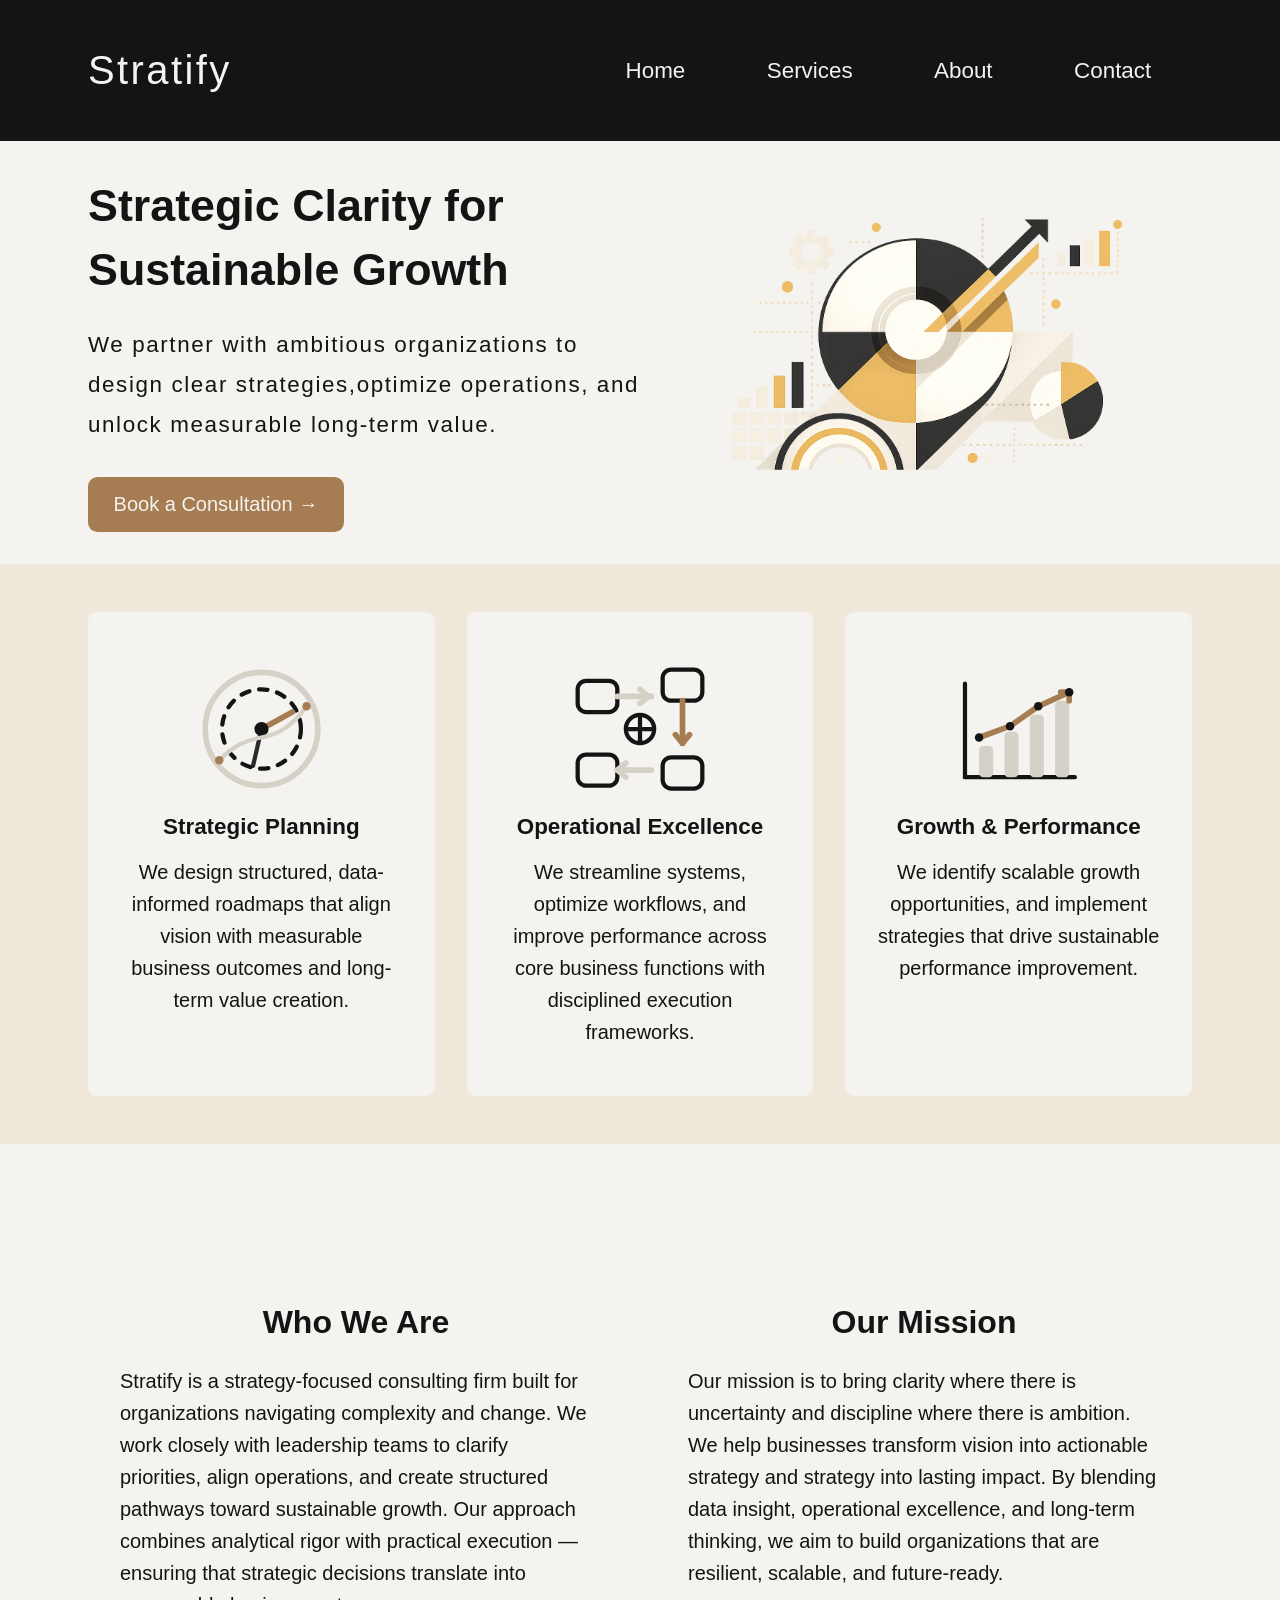
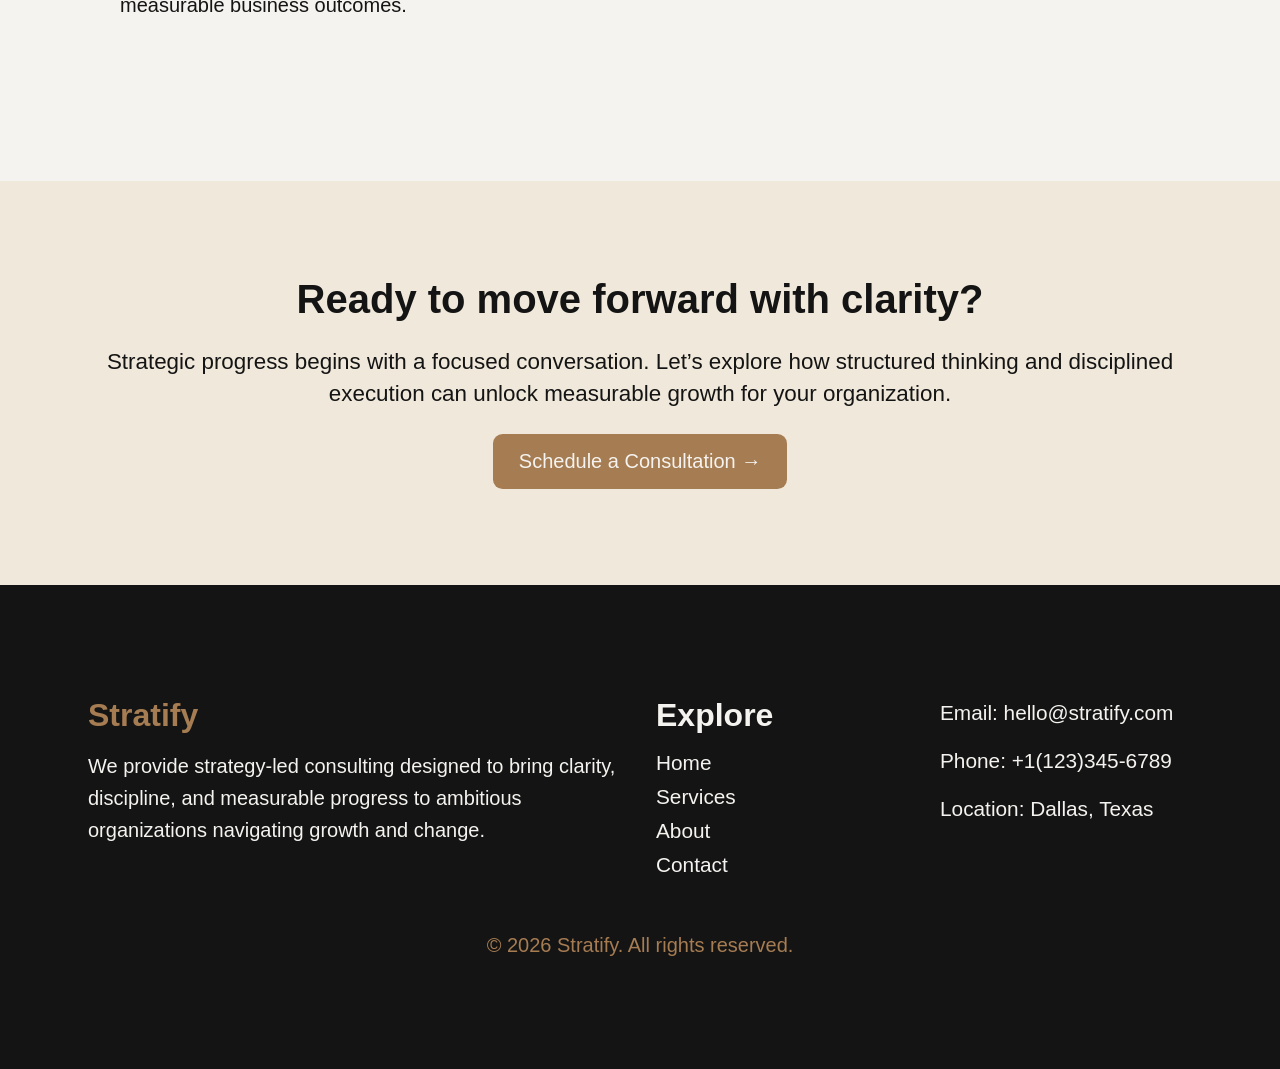
<file: index.html>
<!DOCTYPE html>
<html lang="en">
    <head>
        <title>Stratify</title>
        <meta charset="UTF-8">
        <meta name="author" content="Hasini Priya">
        <meta name="description" content="Stratify is a modern consulting firm helping businesses grow through strategic planning, operational excellence, and data-driven insights.">
        <meta name="viewport" content="width=device-width, initial-scale=1.0">
        
        <!-- Open Graph -->
        <meta property="og:title" content="Stratify — Strategic Consulting for Modern Businesses">
        <meta property="og:description" content="Stratify helps businesses scale through strategic planning, operational efficiency, and data-driven consulting solutions.">
        <meta property="og:image" content="https://example.com/assets/og-stratify.jpg">
        <meta property="og:url" content="https://example.com/">
        <meta property="og:type" content="website">

        <!-- Stylesheet -->
        <link rel="stylesheet" href="styles.css">
    </head>
    <body>
        <!-- Header Section -->
        <header>
            <div class="container flex header-container">
                <h1 class="text-xl logo">Stratify</h1>
                <!-- Navigation Bar -->
                <nav>
                    <ul class="flex text-md">
                        <li><a href="index.html">Home</a></li>
                        <li><a href="services.html">Services</a></li>
                        <li><a href="about.html">About</a></li>
                        <li><a href="contact.html">Contact</a></li>
                    </ul>
                </nav>
            </div>
        </header>

        <!-- Hero Section -->
        <main class="hero-main">
            <div class="container flex hero-container">
                <div class="hero-left-section">
                    <h2 class="text-xxl">Strategic Clarity for Sustainable Growth</h2>
                    <p class="text-md"> We partner with ambitious organizations to design clear strategies,optimize operations, and unlock measurable long-term value.
                    </p>
                    <button class="btn btn-accent text-sm">Book a Consultation &rarr;</button>
                </div>
                <div class="hero-right-section">
                    <img src="images/hero-img.png" alt="Hero Abstract Image">
                </div>
            </div>
        </main>

        <!-- Highlights Section -->
        <section class="highlights-section">
            <div class="container highlights-container">
                <div class="highlights-card flex">
                    <img src="images/strategy.svg" alt="Strategy Image">
                    <h3 class="text-md">Strategic Planning</h3>
                    <p class="text-sm">We design structured, data-informed roadmaps that align vision with measurable business outcomes and long-term value creation.</p>
                </div>
                <div class="highlights-card flex">
                    <img src="images/operations.svg" alt="Operations Image">
                    <h3 class="text-md">Operational Excellence</h3>
                    <p class="text-sm">We streamline systems, optimize workflows, and improve performance across core business functions with disciplined execution frameworks.</p>
                </div>
                <div class="highlights-card flex">
                    <img src="images/growth.svg" alt="Growth Image">
                    <h3 class="text-md">Growth & Performance</h3>
                    <p class="text-sm">We identify scalable growth opportunities, and implement strategies that drive sustainable performance improvement.</p>
                </div>
            </div>
        </section>

        <!-- About Section -->
        <section class="about-section">
            <div class="container about-container">
                <div class="about-card">
                    <h3 class="text-lg">Who We Are</h3>
                    <p class="text-sm">Stratify is a strategy-focused consulting firm built for organizations navigating complexity and change. We work closely with leadership teams to clarify priorities, align operations, and create structured pathways toward sustainable growth.
                
                    Our approach combines analytical rigor with practical execution — ensuring that strategic decisions translate into measurable business outcomes.
                    </p>
                </div>
                <div class="about-card">
                    <h3 class="text-lg">Our Mission</h3>
                    <p class="text-sm">Our mission is to bring clarity where there is uncertainty and discipline where there is ambition. We help businesses transform vision into actionable strategy and strategy into lasting impact.
                    
                    By blending data insight, operational excellence, and long-term thinking, we aim to build organizations that are resilient, scalable, and future-ready.</p>
                </div>
            </div>
        </section>

        <!-- Action Section -->
        <section class="action-section">
            <div class="container action-container">
                <h2 class="text-xl">Ready to move forward with clarity?</h2>
                <p class="text-md">Strategic progress begins with a focused conversation. Let’s explore how structured thinking and disciplined execution can unlock measurable growth for your organization.</p>
                <button class="btn btn-accent text-sm">Schedule a Consultation &rarr;</button>
            </div>
        </section>

        <!-- Footer Section-->
        <footer>
            <div class="container footer-container">
                <div class="footer-about">
                    <h2 class="text-lg">Stratify</h2>
                    <p class="text-sm">We provide strategy-led consulting designed to bring clarity, discipline, and measurable progress to ambitious organizations navigating growth and change.</p>
                </div>
                <div class="footer-links">
                    <h2 class="text-lg">Explore</h2>
                    <ul class="flex text-md">
                        <li><a href="index.html">Home</a></li>
                        <li><a href="services.html">Services</a></li>
                        <li><a href="about.html">About</a></li>
                        <li><a href="contact.html">Contact</a></li>
                    </ul>
                </div>
                <div class="footer-contact">
                    <p>Email:<a href="mailto:hello@stratify.co"> hello@stratify.com</a></p>
                    <p>Phone: +1(123)345-&NoBreak;6789</p>
                    <p>Location: Dallas, Texas</p>
                </div>
                <div class="footer-rights">
                    <p class="text-sm">&copy; 2026 Stratify. All rights reserved.</p>
                </div>
            </div>
        </footer>
    </body>
</html>
</file>
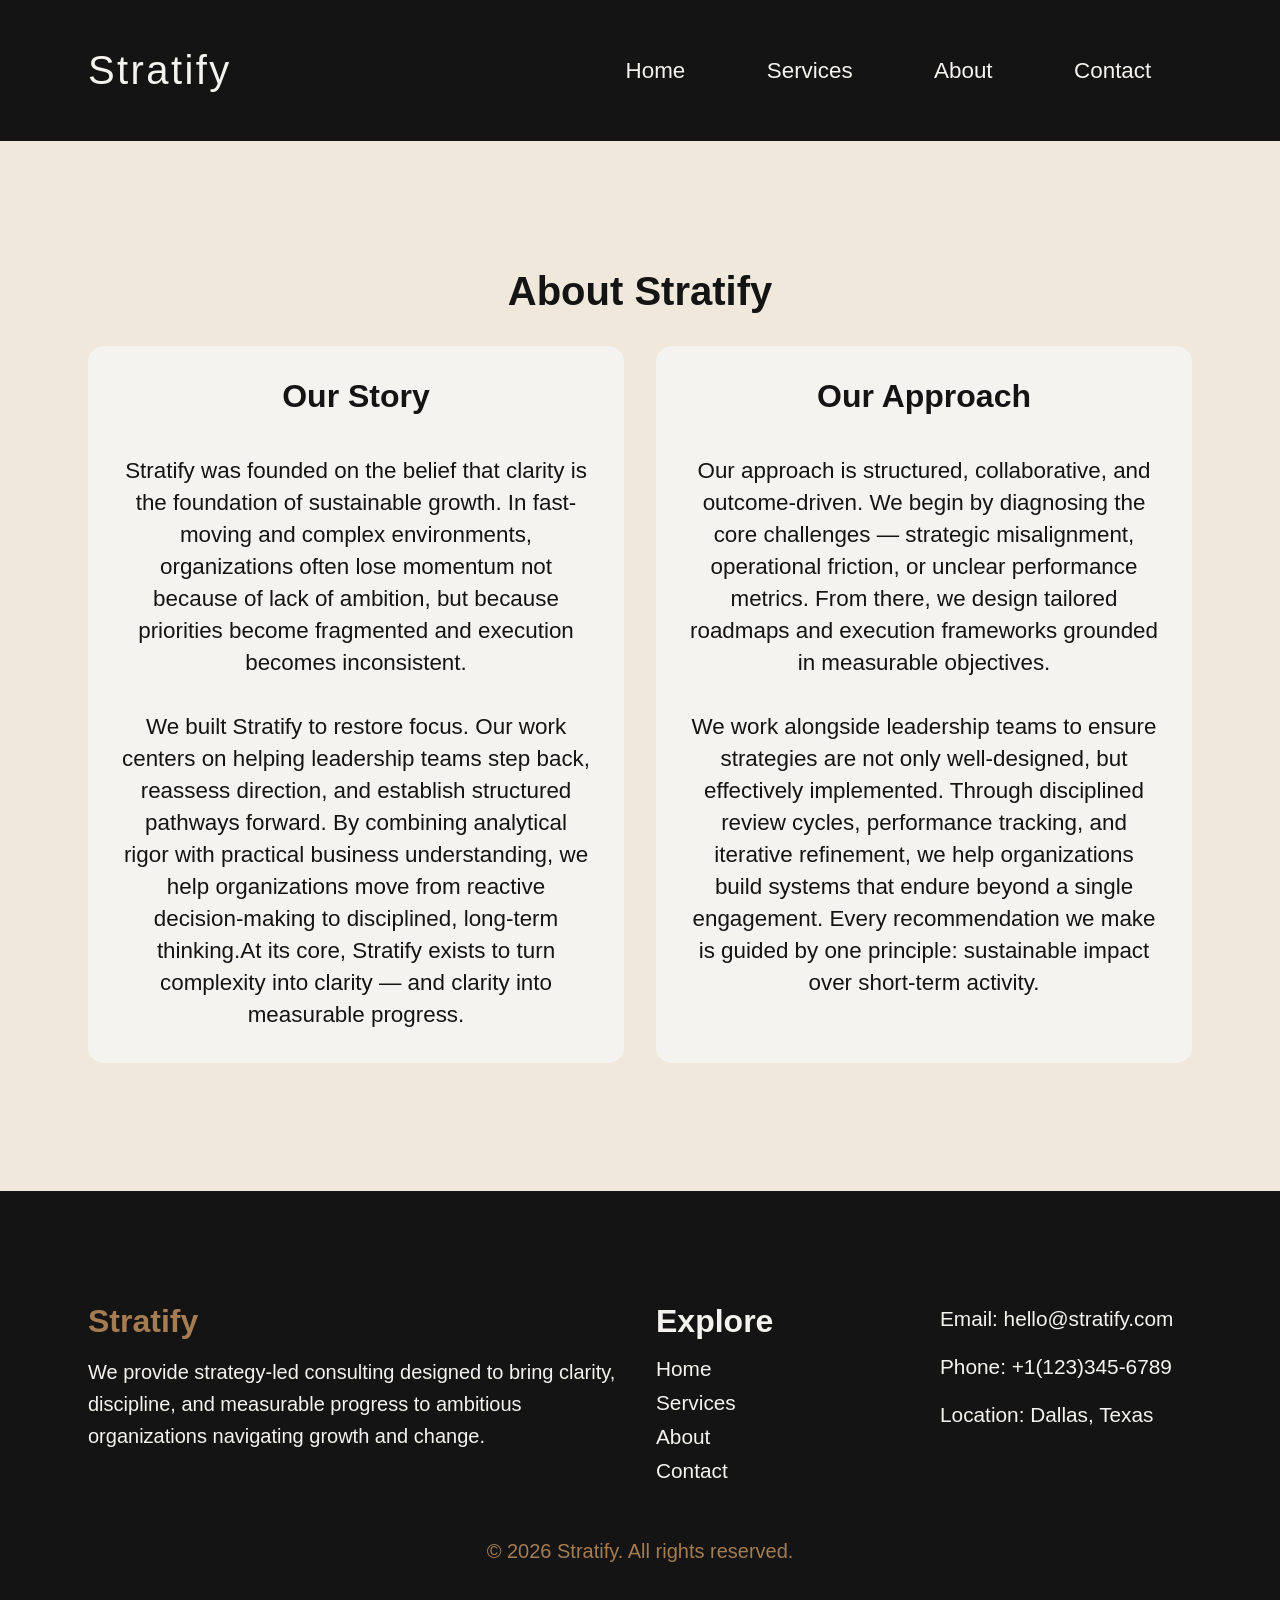
<file: about.html>
<!DOCTYPE html>
<html lang="en">
    <head>
        <title>Stratify</title>
        <meta charset="UTF-8">
        <meta name="author" content="Hasini Priya">
        <meta name="description" content="Stratify is a modern consulting firm helping businesses grow through strategic planning, operational excellence, and data-driven insights.">
        <meta name="viewport" content="width=device-width, initial-scale=1.0">
        
        <!-- Open Graph -->
        <meta property="og:title" content="Stratify — Strategic Consulting for Modern Businesses">
        <meta property="og:description" content="Stratify helps businesses scale through strategic planning, operational efficiency, and data-driven consulting solutions.">
        <meta property="og:image" content="https://example.com/assets/og-stratify.jpg">
        <meta property="og:url" content="https://example.com/">
        <meta property="og:type" content="website">

        <!-- Stylesheet -->
        <link rel="stylesheet" href="styles.css">
    </head>
    <body>
        <!-- Header Section -->
        <header>
            <div class="container flex header-container">
                <h1 class="text-xl logo">Stratify</h1>
                <!-- Navigation Bar -->
                <nav>
                    <ul class="flex text-md">
                        <li><a href="index.html">Home</a></li>
                        <li><a href="services.html">Services</a></li>
                        <li><a href="about.html">About</a></li>
                        <li><a href="contact.html">Contact</a></li>
                    </ul>
                </nav>
            </div>
        </header>

        <!-- Main Section -->
        <main class="about-main">
            <div class="container main-container">
                <h2 class="text-xl">About Stratify</h2>
                <div class="main-grid">
                    <div class="main-grid-card">
                        <h3 class="text-lg">Our Story</h3>
                        <p class="text-md">Stratify was founded on the belief that clarity is the foundation of sustainable growth. In fast-moving and complex environments, organizations often lose momentum not because of lack of ambition, but because priorities become fragmented and execution becomes inconsistent. <br><br>We built Stratify to restore focus. Our work centers on helping leadership teams step back, reassess direction, and establish structured pathways forward. By combining analytical rigor with practical business understanding, we help organizations move from reactive decision-making to disciplined, long-term thinking.At its core, Stratify exists to turn complexity into clarity — and clarity into measurable progress.</p>
                    </div>
                    <div class="main-grid-card">
                        <h3 class="text-lg">Our Approach</h3>
                        <p class="text-md">Our approach is structured, collaborative, and outcome-driven. We begin by diagnosing the core challenges — strategic misalignment, operational friction, or unclear performance metrics. From there, we design tailored roadmaps and execution frameworks grounded in measurable objectives. <br><br>
                        We work alongside leadership teams to ensure strategies are not only well-designed, but effectively implemented. Through disciplined review cycles, performance tracking, and iterative refinement, we help organizations build systems that endure beyond a single engagement.
                        Every recommendation we make is guided by one principle: sustainable impact over short-term activity.</p>
                    </div>
                </div>
            </div>
        </main>

        <!-- Footer -->
        <footer>
            <div class="container footer-container">
                <div class="footer-about">
                    <h2 class="text-lg">Stratify</h2>
                    <p class="text-sm">We provide strategy-led consulting designed to bring clarity, discipline, and measurable progress to ambitious organizations navigating growth and change.</p>
                </div>
                <div class="footer-links">
                    <h2 class="text-lg">Explore</h2>
                    <ul class="flex text-md">
                        <li><a href="index.html">Home</a></li>
                        <li><a href="services.html">Services</a></li>
                        <li><a href="about.html">About</a></li>
                        <li><a href="contact.html">Contact</a></li>
                    </ul>
                </div>
                <div class="footer-contact">
                    <p>Email:<a href="mailto:hello@stratify.co"> hello@stratify.com</a></p>
                    <p>Phone: +1(123)345-&NoBreak;6789</p>
                    <p>Location: Dallas, Texas</p>
                </div>
                <div class="footer-rights">
                    <p class="text-sm">&copy; 2026 Stratify. All rights reserved.</p>
                </div>
            </div>
        </footer>
    </body>
</html>
</file>
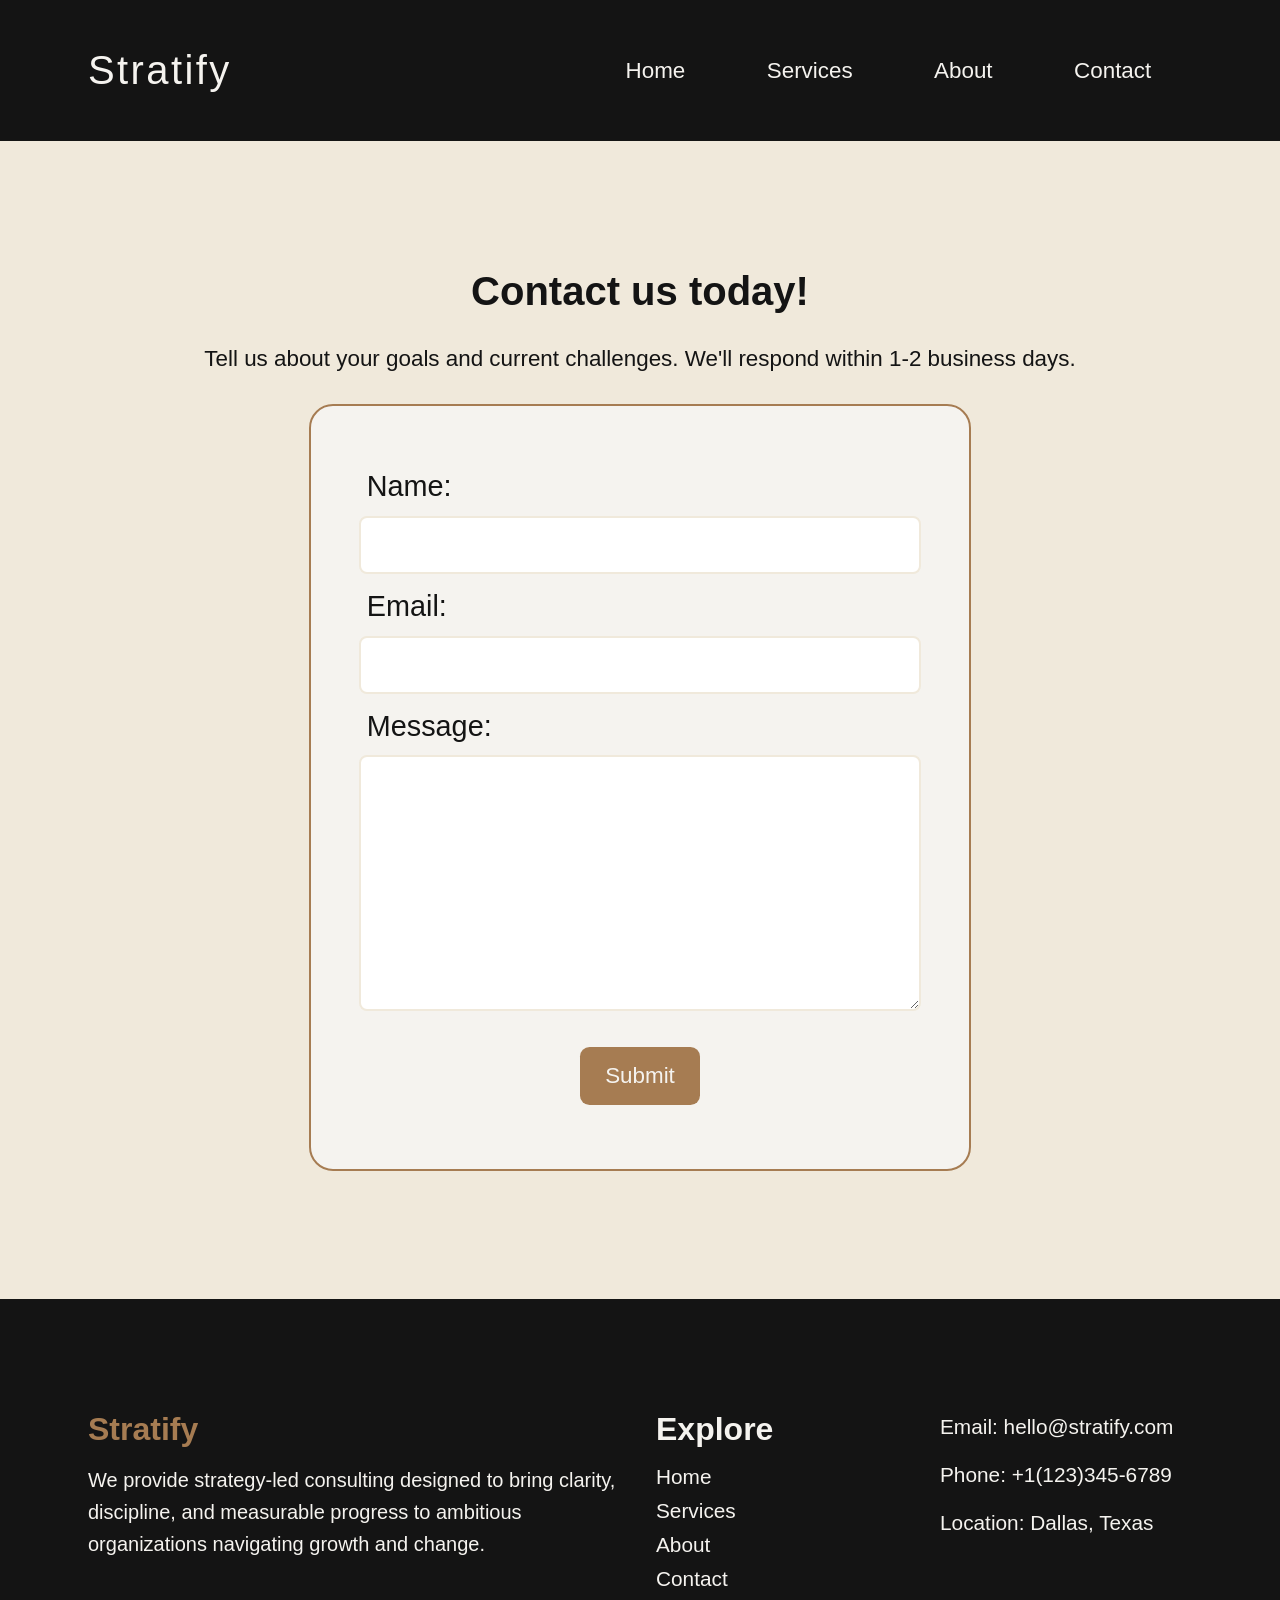
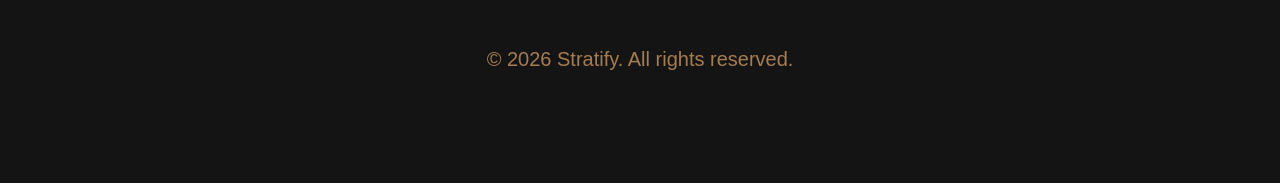
<file: contact.html>
<!DOCTYPE html>
<html lang="en">
    <head>
        <title>Stratify</title>
        <meta charset="UTF-8">
        <meta name="author" content="Hasini Priya">
        <meta name="description" content="Stratify is a modern consulting firm helping businesses grow through strategic planning, operational excellence, and data-driven insights.">
        <meta name="viewport" content="width=device-width, initial-scale=1.0">
        
        <!-- Open Graph -->
        <meta property="og:title" content="Stratify — Strategic Consulting for Modern Businesses">
        <meta property="og:description" content="Stratify helps businesses scale through strategic planning, operational efficiency, and data-driven consulting solutions.">
        <meta property="og:image" content="https://example.com/assets/og-stratify.jpg">
        <meta property="og:url" content="https://example.com/">
        <meta property="og:type" content="website">

        <!-- Stylesheet -->
        <link rel="stylesheet" href="styles.css">
    </head>
    <body>
        <!-- Header Section -->
        <header>
            <div class="container flex header-container">
                <h1 class="text-xl logo">Stratify</h1>
                <!-- Navigation Bar -->
                <nav>
                    <ul class="flex text-md">
                        <li><a href="index.html">Home</a></li>
                        <li><a href="services.html">Services</a></li>
                        <li><a href="about.html">About</a></li>
                        <li><a href="contact.html">Contact</a></li>
                    </ul>
                </nav>
            </div>
        </header>

        <!-- Main Section -->
        <main class="contact-main">
            <div class="container contact-container flex">
                <h2 class="text-xl">Contact us today!</h2>
                <p class="text-md">Tell us about your goals and current challenges. We'll respond within 1-2 business days.</p>
                <form action="index.html" class="contact-form flex">
                    <div>
                        <label for="name">Name:</label>
                        <input type="text" id="name" name="name" required>
                    </div>
                    <div>
                        <label for="email">Email:</label>
                        <input type="email" id="email" name="email" required>
                    </div>
                    <div>
                        <label for="message">Message:</label>
                        <textarea name="message" id="message" rows="10"></textarea>
                    </div>
                    <button class="btn btn-accent text-md">Submit</button>
                </form>
            </div>
        </main>

        <!-- Footer -->
        <footer>
            <div class="container footer-container">
                <div class="footer-about">
                    <h2 class="text-lg">Stratify</h2>
                    <p class="text-sm">We provide strategy-led consulting designed to bring clarity, discipline, and measurable progress to ambitious organizations navigating growth and change.</p>
                </div>
                <div class="footer-links">
                    <h2 class="text-lg">Explore</h2>
                    <ul class="flex text-md">
                        <li><a href="index.html">Home</a></li>
                        <li><a href="services.html">Services</a></li>
                        <li><a href="about.html">About</a></li>
                        <li><a href="contact.html">Contact</a></li>
                    </ul>
                </div>
                <div class="footer-contact">
                    <p>Email:<a href="mailto:hello@stratify.co"> hello@stratify.com</a></p>
                    <p>Phone: +1(123)345-&NoBreak;6789</p>
                    <p>Location: Dallas, Texas</p>
                </div>
                <div class="footer-rights">
                    <p class="text-sm">&copy; 2026 Stratify. All rights reserved.</p>
                </div>
            </div>
        </footer>
    </body>
</html>
</file>
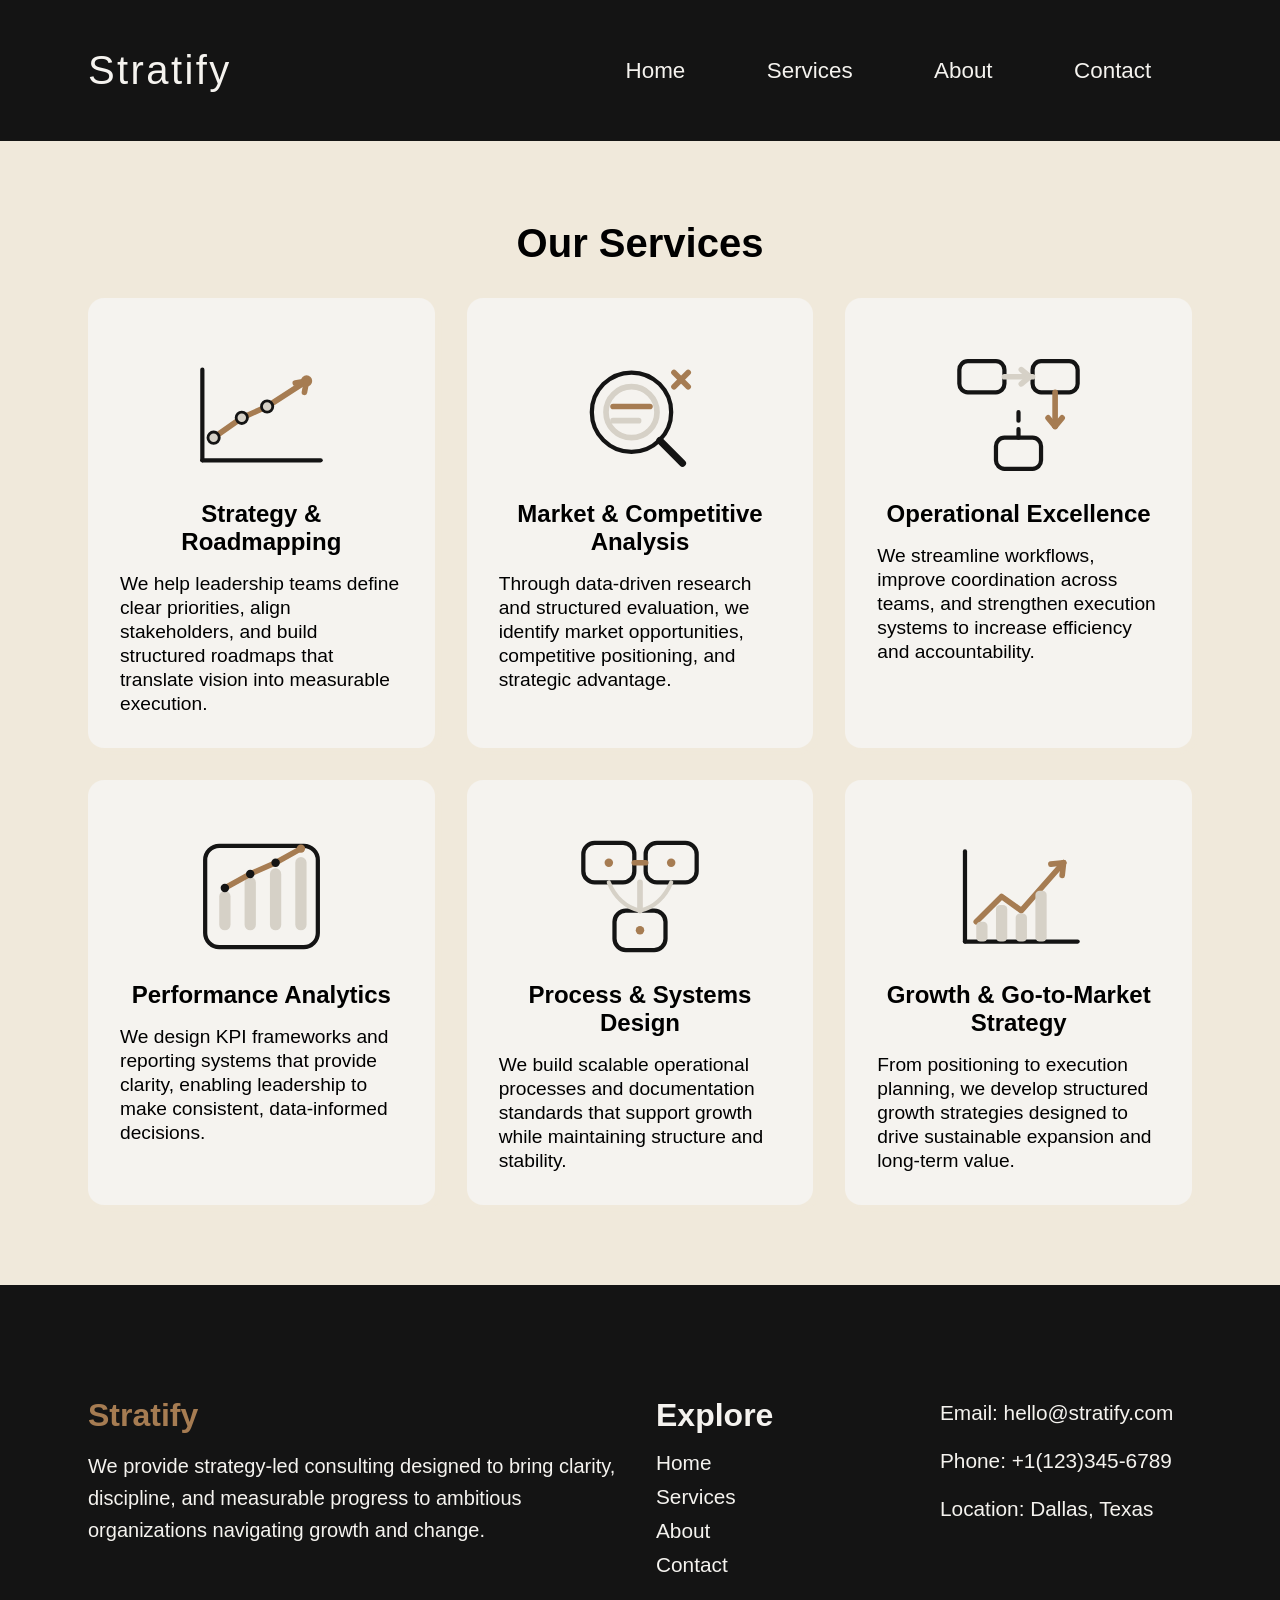
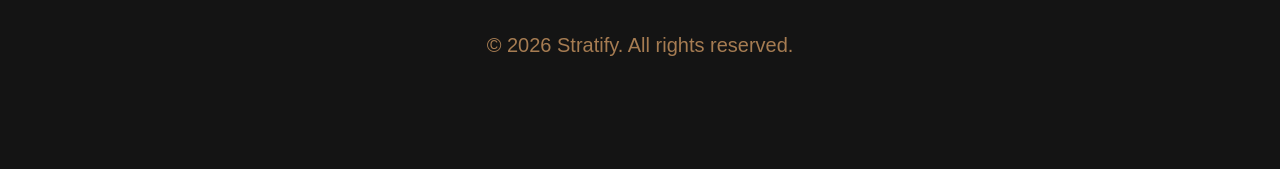
<file: services.html>
<!DOCTYPE html>
<html lang="en">
    <head>
        <title>Stratify</title>
        <meta charset="UTF-8">
        <meta name="author" content="Hasini Priya">
        <meta name="description" content="Stratify is a modern consulting firm helping businesses grow through strategic planning, operational excellence, and data-driven insights.">
        <meta name="viewport" content="width=device-width, initial-scale=1.0">
        
        <!-- Open Graph -->
        <meta property="og:title" content="Stratify — Strategic Consulting for Modern Businesses">
        <meta property="og:description" content="Stratify helps businesses scale through strategic planning, operational efficiency, and data-driven consulting solutions.">
        <meta property="og:image" content="https://example.com/assets/og-stratify.jpg">
        <meta property="og:url" content="https://example.com/">
        <meta property="og:type" content="website">

        <!-- Stylesheet -->
        <link rel="stylesheet" href="styles.css">
    </head>
    <body>
        <!-- Header Section -->
        <header>
            <div class="container flex header-container">
                <h1 class="text-xl logo">Stratify</h1>
                <!-- Navigation Bar -->
                <nav>
                    <ul class="flex text-md">
                        <li><a href="index.html">Home</a></li>
                        <li><a href="services.html">Services</a></li>
                        <li><a href="about.html">About</a></li>
                        <li><a href="contact.html">Contact</a></li>
                    </ul>
                </nav>
            </div>
        </header>

        <!-- Services Section -->
        <main class="services-section">
            <div class="container services-container">
                <h2 class="text-xl">Our Services</h2>
                <div class="services-card">
                    <img src="images/services-strategy.svg" alt="">
                    <h3>Strategy & Roadmapping</h3>
                    <p>
                        We help leadership teams define clear priorities, align stakeholders, 
                        and build structured roadmaps that translate vision into measurable execution.
                    </p>
                </div>

                <div class="services-card">
                    <img src="images/services-market.svg" alt="">
                    <h3>Market & Competitive Analysis</h3>
                    <p>
                        Through data-driven research and structured evaluation, we identify 
                        market opportunities, competitive positioning, and strategic advantage.
                    </p>
                </div>

                <div class="services-card">
                    <img src="images/strategy-operations.svg" alt="">
                    <h3>Operational Excellence</h3>
                    <p>
                        We streamline workflows, improve coordination across teams, and 
                        strengthen execution systems to increase efficiency and accountability.
                    </p>
                </div>

                <div class="services-card">
                    <img src="images/services-analytics.svg" alt="">
                    <h3>Performance Analytics</h3>
                    <p>
                        We design KPI frameworks and reporting systems that provide clarity, 
                        enabling leadership to make consistent, data-informed decisions.
                    </p>
                </div>

                <div class="services-card">
                    <img src="images/services-systems.svg" alt="">
                    <h3>Process & Systems Design</h3>
                    <p>
                        We build scalable operational processes and documentation standards 
                        that support growth while maintaining structure and stability.
                    </p>
                </div>

                <div class="services-card">
                    <img src="images/services-growth.svg" alt="">
                    <h3>Growth & Go-to-Market Strategy</h3>
                    <p>
                        From positioning to execution planning, we develop structured growth 
                        strategies designed to drive sustainable expansion and long-term value.
                    </p>
                </div>
            </div>
        </main>

        <!-- Footer -->
        <footer>
            <div class="container footer-container">
                <div class="footer-about">
                    <h2 class="text-lg">Stratify</h2>
                    <p class="text-sm">We provide strategy-led consulting designed to bring clarity, discipline, and measurable progress to ambitious organizations navigating growth and change.</p>
                </div>
                <div class="footer-links">
                    <h2 class="text-lg">Explore</h2>
                    <ul class="flex text-md">
                        <li><a href="index.html">Home</a></li>
                        <li><a href="services.html">Services</a></li>
                        <li><a href="about.html">About</a></li>
                        <li><a href="contact.html">Contact</a></li>
                    </ul>
                </div>
                <div class="footer-contact">
                    <p>Email:<a href="mailto:hello@stratify.co"> hello@stratify.com</a></p>
                    <p>Phone: +1(123)345-&NoBreak;6789</p>
                    <p>Location: Dallas, Texas</p>
                </div>
                <div class="footer-rights">
                    <p class="text-sm">&copy; 2026 Stratify. All rights reserved.</p>
                </div>
            </div>
        </footer>
    </body>
</html>
</file>
<file: styles.css>
/*============================ Defining Variables ============================*/
:root {
  --dark-color: #141414;
  --light-color: #f5f3ef;
  --accent-color: #a67c52;
  --neutral-color: #f0e9db;
  --font-main: "Inter", sans-serif;
}
* {
  margin: 0;
  padding: 0;
  box-sizing: border-box;
}
body {
  font-family: var(--font-main);
}
.container {
  max-width: 1200px;
  margin: 0 auto;
}
.flex {
  display: flex;
}

/*============================ Header Section Styles ============================*/
header {
  background-color: var(--dark-color);
  color: var(--light-color);
}
.header-container {
  justify-content: space-between;
  padding: 2rem 0;
}
.logo {
  letter-spacing: 0.15rem;
  font-weight: 500;
}
.header-container nav {
  width: 55%;
}
.header-container nav ul {
  justify-content: space-around;
  align-items: center;
  list-style: none;
  height: 100%;
}
.header-container nav a {
  text-decoration: none;
  color: var(--light-color);
}
.header-container nav a:hover {
  border-bottom: 2px solid var(--accent-color);
  color: var(--accent-color);
}

/*============================ Hero Section Styles ============================*/
.hero-main {
  background-color: var(--light-color);
  color: var(--dark-color);
  height: 47vh;
}
.hero-container {
  height: 100%;
  align-items: center;
}
.hero-left-section {
  width: 50%;
}
.hero-right-section {
  width: 50%;
}
.hero-left-section h2 {
  line-height: 4rem;
  margin-bottom: 1.5rem;
}
.hero-left-section p {
  line-height: 2.5rem;
  letter-spacing: 0.1rem;
  margin-bottom: 2rem;
}
.hero-right-section img {
  width: 100%;
}

/*============================ Highlights Styles ============================*/
.highlights-section {
  background-color: var(--neutral-color);
  color: var(--light-color);
}
.highlights-container {
  padding: 5rem 0;
  display: grid;
  grid-template-columns: repeat(3, 1fr);
  gap: 2rem;
}
.highlights-card {
  padding: 2rem 2rem 3rem 2rem;
  background-color: var(--light-color);
  color: var(--dark-color);
  border-radius: 0.6rem;
  box-shadow: 2px 3px 2px var(--neutral-color);
  flex-direction: column;
  align-items: center;
}
.highlights-card:hover {
  transform: scale(1.01);
}
.highlights-card img {
  width: 60%;
}
.highlights-card h3 {
  margin-bottom: 1rem;
  text-align: center;
}
.highlights-card p {
  line-height: 2rem;
  text-align: center;
}

/*============================  About Section ============================*/
.about-section {
  background-color: var(--light-color);
  color: var(--dark-color);
  padding: 5rem 0;
}
.about-container {
  display: grid;
  grid-template-columns: repeat(2, 1fr);
  gap: 2rem;
}
.about-card {
  padding: 2rem;
}
.about-container h3 {
  margin-bottom: 1.5rem;
  text-align: center;
}
.about-container p {
  line-height: 2rem;
}

/*============================ Action Section ============================*/
.action-section {
  background-color: var(--neutral-color);
  color: var(--dark-color);
  padding: 3rem 0;
}
.action-container {
  padding: 2rem;
  border-radius: 1rem;
  display: flex;
  flex-direction: column;
  align-items: center;
}
.action-container h2 {
  margin-bottom: 1.5rem;
  text-align: center;
}
.action-container p {
  line-height: 2rem;
  margin-bottom: 1.5rem;
  text-align: center;
}

/*============================  Footer Section ============================*/
footer {
  background-color: var(--dark-color);
  color: var(--light-color);
  padding: 4rem 0;
}
.footer-container {
  padding: 4rem 0;
  display: grid;
  grid-template-columns: repeat(4, 1fr);
  gap: 2rem;
}
.footer-about {
  grid-column: span 2;
}
.footer-about h2 {
  margin-bottom: 1rem;
  color: var(--accent-color);
}
.footer-about p {
  line-height: 2rem;
}
.footer-links h2 {
  margin-bottom: 1rem;
}
.footer-links ul {
  flex-direction: column;
  list-style: none;
}
.footer-links ul li {
  margin-bottom: 0.5rem;
}
.footer-links ul li a {
  text-decoration: none;
  font-size: 1.3rem;
  color: var(--light-color);
}
.footer-links ul li a:hover {
  color: var(--accent-color);
}
.footer-contact {
  display: flex;
  flex-direction: column;
  gap: 1rem;
}
.footer-contact a {
  text-decoration: none;
  color: var(--light-color);
}
.footer-contact p {
  font-size: 1.3rem;
  line-height: 2rem;
}
.footer-rights {
  grid-column: span 4;
  text-align: center;
  color: var(--accent-color);
  margin-top: 1rem;
}
/*============================  SERVICES PAGE ============================*/
.services-section {
  padding: 2rem 0;
  background-color: var(--neutral-color);
}
.services-container {
  padding: 4rem 0;
  display: grid;
  grid-template-columns: repeat(3, 1fr);
  gap: 2rem;
}
.services-container h2 {
  grid-column: span 3;
  text-align: center;
}
.services-card {
  background-color: var(--light-color);
  padding: 2rem;
  border-radius: 1rem;
  display: flex;
  flex-direction: column;
  align-items: center;
  box-shadow: 5px 5px 2px var(--neutral-color);
}
.services-card:hover {
  transform: scale(1.01);
}
.services-card img {
  width: 60%;
}
.services-card h3 {
  font-size: 1.5rem;
  margin-bottom: 1rem;
  text-align: center;
}
.services-card p {
  font-size: 1.2rem;
  line-height: 1.5rem;
}
/*============================  ABOUT PAGE ============================*/
.about-main {
  padding: 5rem 0;
  background-color: var(--neutral-color);
  color: var(--dark-color);
}
.about-main h2 {
  text-align: center;
  margin-bottom: 2rem;
}
.main-grid {
  display: grid;
  grid-template-columns: repeat(2, 1fr);
  gap: 2rem;
}
.main-grid-card {
  background-color: var(--light-color);
  padding: 2rem;
  border-radius: 1rem;
  box-shadow: 5px 5px 2px var(--neutral-color);
}
.main-grid h3 {
  text-align: center;
  margin-bottom: 2.5rem;
}
.main-grid p {
  text-align: center;
  line-height: 2rem;
}
/*============================  CONTACT PAGE ============================*/
.contact-main {
  padding: 5rem 0;
  background-color: var(--neutral-color);
  color: var(--dark-color);
}
.contact-container {
  flex-direction: column;
  justify-content: center;
  align-items: center;
}
.contact-container h2 {
  text-align: center;
  margin-bottom: 2rem;
}
.contact-container p {
  text-align: center;
  margin-bottom: 2rem;
}
.contact-form {
  background-color: var(--light-color);
  padding: 4rem 3rem;
  border-radius: 1.5rem;
  width: 60%;
  flex-direction: column;
  align-items: center;
  border: 2px solid var(--accent-color);
}
.contact-form div {
  margin-bottom: 1rem;
  width: 100%;
}
.contact-form label {
  display: block;
  margin-bottom: 0.8rem;
  font-size: 1.8rem;
  margin-left: 0.5rem;
}
.contact-form input,
.contact-form textarea {
  width: 100%;
  padding: 1rem;
  border: 2px solid var(--neutral-color);
  border-radius: 0.5rem;
  font-size: 1.2rem;
}
.contact-form button {
  margin-top: 1rem;
}
/*============================  Button Utilities ============================ */
.btn {
  padding: 1rem 1.6rem;
  border: none;
  border-radius: 0.6rem;
  cursor: pointer;
  transition: background-color 0.3s ease;
}
.btn-accent {
  background-color: var(--accent-color);
  color: var(--light-color);
}
.btn-accent:hover {
  background-color: var(--dark-color);
  color: var(--light-color);
}
/*============================  Text utilities ============================ */
.text-center {
  text-align: center;
}
.text-sm {
  font-size: 1.25rem;
}
.text-md {
  font-size: 1.4rem;
}
.text-lg {
  font-size: 2rem;
}
.text-xl {
  font-size: 2.5rem;
}
.text-xxl {
  font-size: 2.8rem;
}
/*============================  Responsive Styles ============================*/
@media (max-width: 1340px) {
  .container {
    padding: 3rem;
  }
}
@media (max-width: 1100px) {
  /* HOME PAGE */
  .hero-container {
    padding: 2rem;
  }
  .hero-right-section {
    display: none;
  }
  .hero-left-section {
    width: 100%;
    text-align: center;
  }
  .highlights-container {
    grid-template-columns: repeat(2, 1fr);
    gap: 2rem;
  }
  .highlights-card:nth-child(3) {
    grid-column: 1 / span 2;
    justify-self: center;
    width: calc((100% - 2rem) / 2);
  }
  .about-section {
    padding: 0;
  }
  .about-container {
    gap: 0.5rem;
  }
  .about-card {
    padding: 0.5rem;
  }
  /* SERVICES PAGE */
  .services-container {
    grid-template-columns: repeat(2, 1fr);
  }
  .services-container h2 {
    grid-column: span 2;
  }
  /* ABOUT PAGE */
  .main-grid {
    grid-template-columns: 1fr;
    justify-items: center;
  }
  .main-grid-card {
    width: 75%;
  }
  /* CONTACT PAGE */
  .contact-form {
    width: 80%;
  }
}
@media (max-width: 850px) {
  /* HOME PAGE */
  .header-container {
    flex-direction: column;
    gap: 2rem;
    text-align: center;
  }
  .header-container nav {
    width: 100%;
  }
  nav ul {
    justify-content: space-between;
  }
  .hero-main {
    height: auto;
    padding: 2.5rem 0;
  }
  .highlights-container {
    grid-template-columns: 1fr;
    justify-items: center;
  }
  .highlights-card:nth-child(3) {
    grid-column: 1 / span 1;
    width: 90%;
  }
  .highlights-card {
    width: 90%;
  }
  .about-container {
    grid-template-columns: 1fr;
    text-align: center;
  }
  .footer-container {
    grid-template-columns: repeat(2, 1fr);
  }
  .footer-about {
    grid-column: 1 / -1;
    text-align: center;
  }
  .footer-links {
    grid-column: 1 / span 1;
    margin-left: 1rem;
  }
  .footer-contact {
    grid-column: 2 / span 1;
    justify-content: center;
  }
  .footer-rights {
    grid-column: 1 / -1;
  }
  /* SERVICES PAGE */
  .services-container {
    grid-template-columns: 1fr;
    justify-items: center;
  }
  .services-container h2 {
    grid-column: 1 / -1;
  }
  .services-card {
    width: 85%;
    text-align: center;
  }
  /* ABOUT PAGE */
  .about-main {
    padding: 0;
  }
  .main-grid-card {
    width: 90%;
  }
  /* CONTACT PAGE */
  .contact-main {
    padding: 0;
  }
  .contact-form {
    width: 95%;
    padding: 1rem;
  }
}
</file>
